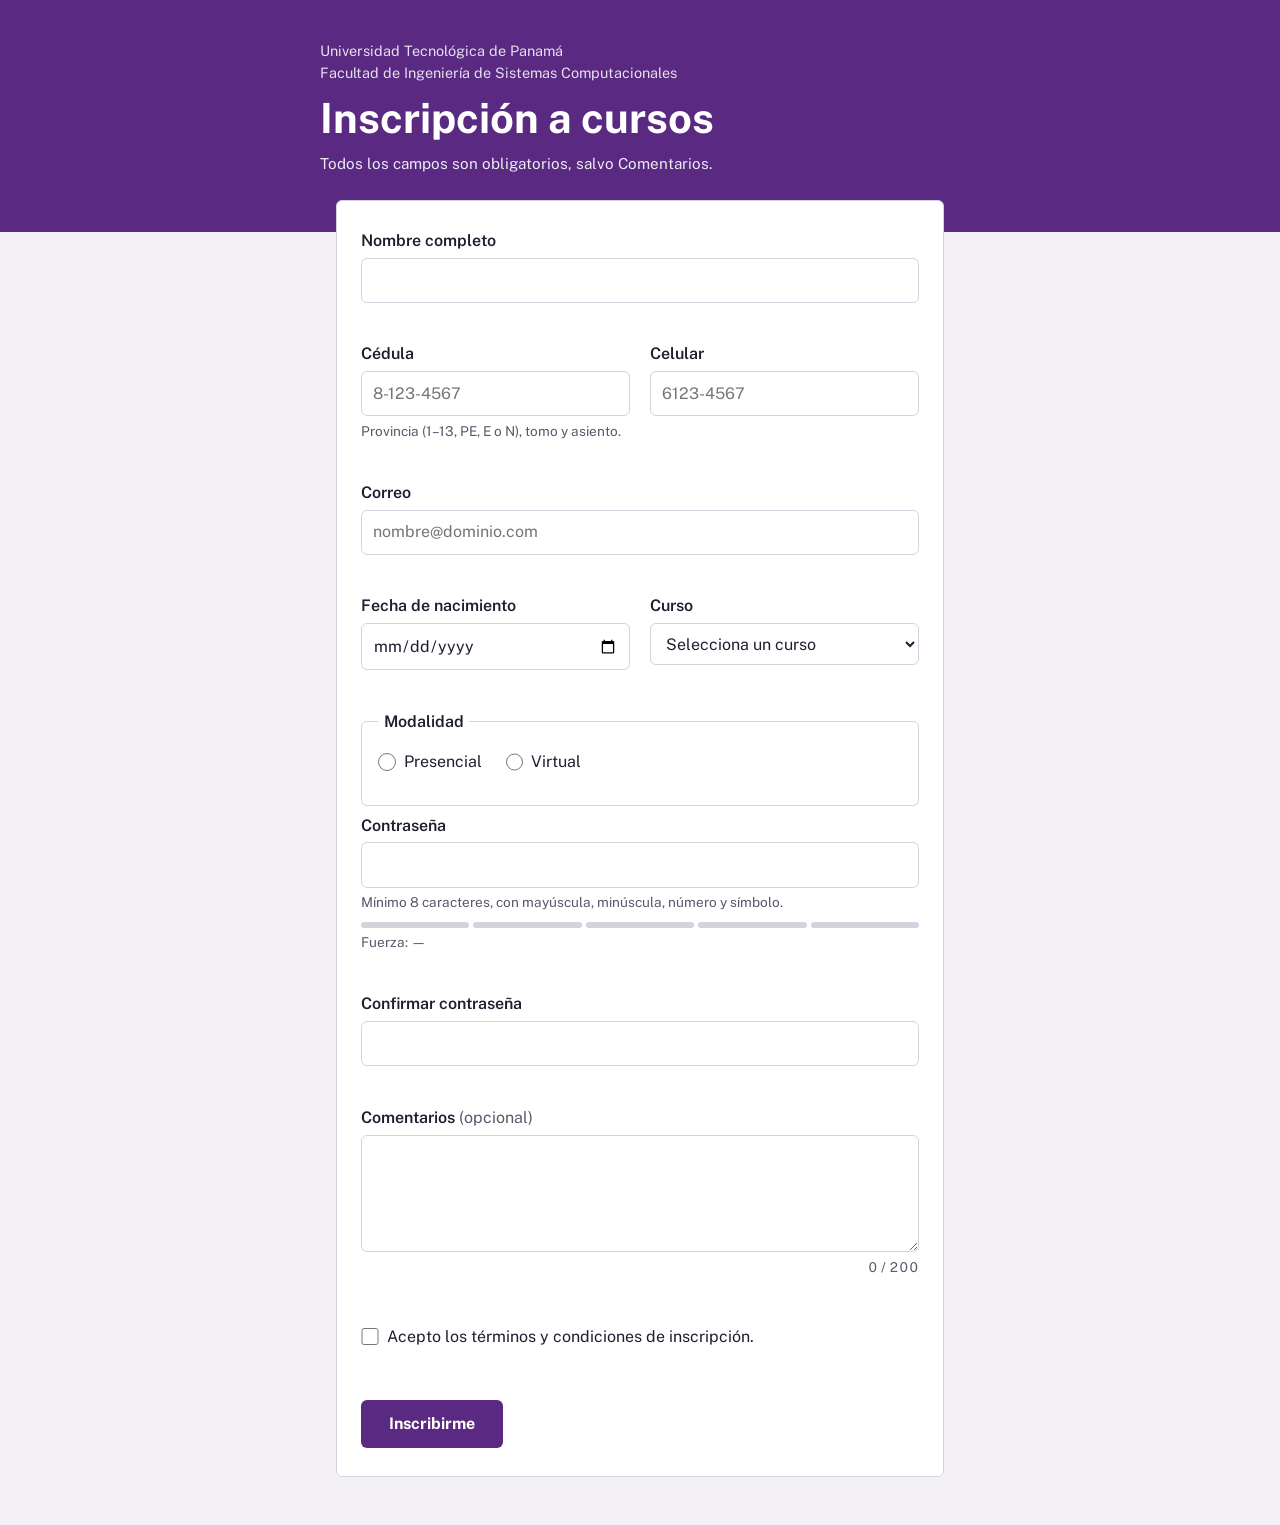
<file: inscripcion/index.html>
<!DOCTYPE html>
<html lang="es">
<head>
  <meta charset="UTF-8">
  <meta name="viewport" content="width=device-width, initial-scale=1">
  <title>Inscripción a cursos · FISC · UTP</title>
  <link rel="preconnect" href="https://fonts.googleapis.com">
  <link rel="preconnect" href="https://fonts.gstatic.com" crossorigin>
  <link href="https://fonts.googleapis.com/css2?family=Public+Sans:wght@400;600;700&display=swap" rel="stylesheet">
  <link rel="stylesheet" href="estilos.css">
</head>
<body>
  <header class="cabecera">
    <p class="institucion">Universidad Tecnológica de Panamá<br>Facultad de Ingeniería de Sistemas Computacionales</p>
    <h1>Inscripción a cursos</h1>
    <p class="nota">Todos los campos son obligatorios, salvo Comentarios.</p>
  </header>

  <main class="contenido">
    <form id="inscripcion" novalidate>

      <div class="campo">
        <label for="nombre">Nombre completo</label>
        <input id="nombre" name="nombre" type="text" autocomplete="name"
               aria-describedby="nombre-error">
        <p id="nombre-error" class="error" aria-live="polite"></p>
      </div>

      <div class="fila">
        <div class="campo">
          <label for="cedula">Cédula</label>
          <input id="cedula" name="cedula" type="text" placeholder="8-123-4567"
                 autocomplete="off" aria-describedby="cedula-ayuda cedula-error">
          <p id="cedula-ayuda" class="ayuda">Provincia (1–13, PE, E o N), tomo y asiento.</p>
          <p id="cedula-error" class="error" aria-live="polite"></p>
        </div>

        <div class="campo">
          <label for="celular">Celular</label>
          <input id="celular" name="celular" type="tel" inputmode="numeric"
                 placeholder="6123-4567" autocomplete="tel-national"
                 aria-describedby="celular-error">
          <p id="celular-error" class="error" aria-live="polite"></p>
        </div>
      </div>

      <div class="campo">
        <label for="correo">Correo</label>
        <input id="correo" name="correo" type="email" autocomplete="email"
               placeholder="nombre@dominio.com" aria-describedby="correo-error">
        <p id="correo-error" class="error" aria-live="polite"></p>
      </div>

      <div class="fila">
        <div class="campo">
          <label for="nacimiento">Fecha de nacimiento</label>
          <input id="nacimiento" name="nacimiento" type="date" autocomplete="bday"
                 aria-describedby="nacimiento-error">
          <p id="nacimiento-error" class="error" aria-live="polite"></p>
        </div>

        <div class="campo">
          <label for="curso">Curso</label>
          <select id="curso" name="curso" aria-describedby="curso-error">
            <option value="">Selecciona un curso</option>
            <option>Desarrollo web con JavaScript</option>
            <option>Bases de datos relacionales</option>
            <option>Fundamentos de ciberseguridad</option>
            <option>Programación en Python</option>
            <option>Ingeniería de software ágil</option>
          </select>
          <p id="curso-error" class="error" aria-live="polite"></p>
        </div>
      </div>

      <fieldset id="grupo-modalidad" class="grupo" role="radiogroup"
                aria-describedby="modalidad-error">
        <legend>Modalidad</legend>
        <div class="opciones">
          <label class="opcion"><input type="radio" name="modalidad" value="presencial"> Presencial</label>
          <label class="opcion"><input type="radio" name="modalidad" value="virtual"> Virtual</label>
        </div>
        <p id="modalidad-error" class="error" aria-live="polite"></p>
      </fieldset>

      <div class="campo" id="campo-sede" hidden>
        <label for="sede">Sede</label>
        <select id="sede" name="sede" aria-describedby="sede-error">
          <option value="">Selecciona una sede</option>
          <option>Ciudad de Panamá</option>
          <option>David</option>
          <option>Santiago</option>
        </select>
        <p id="sede-error" class="error" aria-live="polite"></p>
      </div>

      <div class="campo">
        <label for="clave">Contraseña</label>
        <input id="clave" name="clave" type="password" autocomplete="new-password"
               aria-describedby="clave-ayuda clave-fuerza-texto clave-error">
        <p id="clave-ayuda" class="ayuda">Mínimo 8 caracteres, con mayúscula, minúscula, número y símbolo.</p>
        <div class="fuerza" id="clave-fuerza" data-nivel="0" aria-hidden="true">
          <span></span><span></span><span></span><span></span><span></span>
        </div>
        <p id="clave-fuerza-texto" class="fuerza-texto" aria-live="polite">Fuerza: —</p>
        <p id="clave-error" class="error" aria-live="polite"></p>
      </div>

      <div class="campo">
        <label for="clave2">Confirmar contraseña</label>
        <input id="clave2" name="clave2" type="password" autocomplete="new-password"
               aria-describedby="clave2-error">
        <p id="clave2-error" class="error" aria-live="polite"></p>
      </div>

      <div class="campo">
        <label for="comentarios">Comentarios <span class="opcional">(opcional)</span></label>
        <textarea id="comentarios" name="comentarios" rows="4"
                  aria-describedby="comentarios-contador comentarios-error"></textarea>
        <p id="comentarios-contador" class="contador">0 / 200</p>
        <p id="comentarios-error" class="error" aria-live="polite"></p>
      </div>

      <div class="campo campo-check">
        <label class="opcion">
          <input id="terminos" name="terminos" type="checkbox" aria-describedby="terminos-error">
          Acepto los términos y condiciones de inscripción.
        </label>
        <p id="terminos-error" class="error" aria-live="polite"></p>
      </div>

      <button type="submit" class="boton">Inscribirme</button>
    </form>

    <section id="confirmacion" aria-live="polite"></section>
  </main>

  <script src="validacion.js" defer></script>
</body>
</html>
</file>
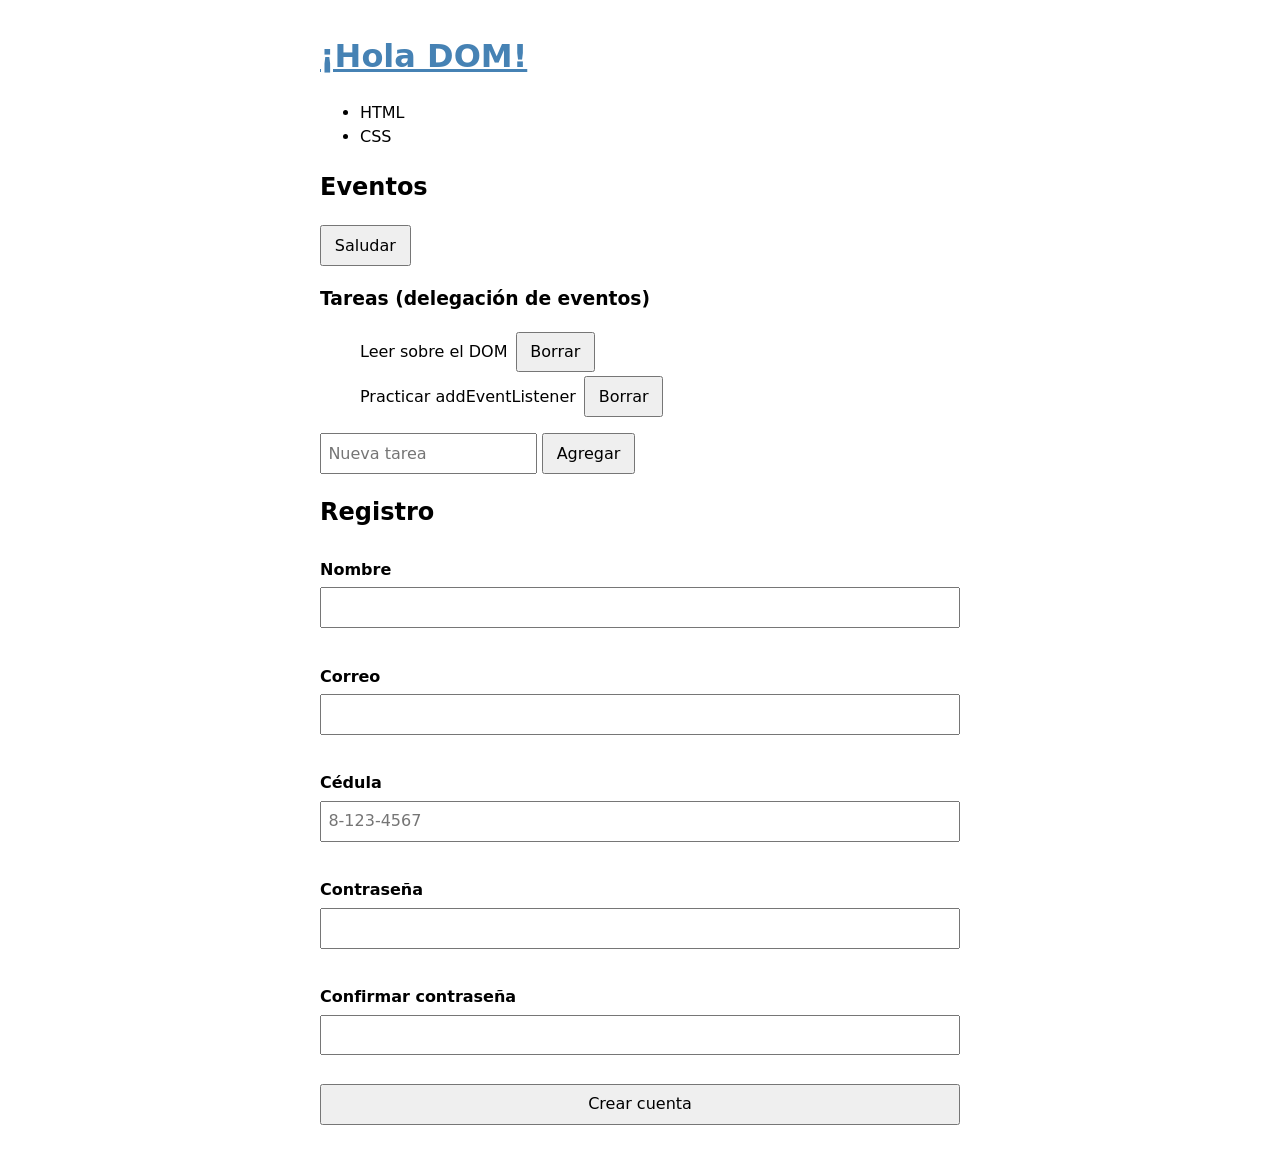
<file: lab-dom/index.html>
<!DOCTYPE html>
<html lang="es">
<head>
  <meta charset="UTF-8">
  <meta name="viewport" content="width=device-width, initial-scale=1">
  <title>Lab DOM</title>
  <style>
    body { font-family: system-ui, sans-serif; max-width: 40rem; margin: 2rem auto; padding: 0 1rem; line-height: 1.5; }
    .destacado { text-decoration: underline; }
    .hecha .texto { text-decoration: line-through; opacity: .6; }
    #tareas li { display: flex; gap: .5rem; align-items: center; margin-bottom: .25rem; }
    .texto { cursor: pointer; }
    form { display: grid; gap: .35rem; }
    label { font-weight: 600; margin-top: .5rem; }
    input { padding: .4rem; font: inherit; }
    input[aria-invalid="true"] { border: 2px solid #b3261e; }
    .error { color: #b3261e; margin: 0; min-height: 1.2em; font-size: .9rem; }
    button { font: inherit; padding: .4rem .8rem; cursor: pointer; }
  </style>
</head>
<body>
  <!-- Parte 1: El DOM -->
  <h1 id="titulo">Mi primera página dinámica</h1>
  <ul id="lista"></ul>

  <!-- Parte 2: Eventos -->
  <h2>Eventos</h2>
  <button id="saludar" type="button">Saludar</button>

  <h3>Tareas (delegación de eventos)</h3>
  <ul id="tareas">
    <li><span class="texto">Leer sobre el DOM</span> <button class="borrar" type="button">Borrar</button></li>
    <li><span class="texto">Practicar addEventListener</span> <button class="borrar" type="button">Borrar</button></li>
  </ul>
  <input id="nueva-tarea" placeholder="Nueva tarea" aria-label="Nueva tarea">
  <button id="agregar-tarea" type="button">Agregar</button>

  <!-- Parte 3: Validación -->
  <h2>Registro</h2>
  <form id="registro" novalidate>
    <label for="nombre">Nombre</label>
    <input id="nombre" name="nombre" required aria-describedby="nombre-error">
    <p id="nombre-error" class="error" aria-live="polite"></p>

    <label for="correo">Correo</label>
    <input id="correo" name="correo" type="email" required
           aria-describedby="correo-error">
    <p id="correo-error" class="error" aria-live="polite"></p>

    <label for="cedula">Cédula</label>
    <input id="cedula" name="cedula" required
           pattern="([1-9]|1[0-3]|PE|E|N)-\d{1,4}-\d{1,6}"
           placeholder="8-123-4567" aria-describedby="cedula-error">
    <p id="cedula-error" class="error" aria-live="polite"></p>

    <label for="clave">Contraseña</label>
    <input id="clave" name="clave" type="password" aria-describedby="clave-error">
    <p id="clave-error" class="error" aria-live="polite"></p>

    <label for="clave2">Confirmar contraseña</label>
    <input id="clave2" name="clave2" type="password" aria-describedby="clave2-error">
    <p id="clave2-error" class="error" aria-live="polite"></p>

    <button type="submit">Crear cuenta</button>
  </form>
  <section id="resumen" aria-live="polite"></section>

  <!-- defer: el script corre cuando el HTML ya está cargado -->
  <script src="app.js" defer></script>
</body>
</html>
</file>
<file: inscripcion/estilos.css>
/* ===== Tokens ===== */
:root {
  --tinta: #221c30;
  --tinta-suave: #5d566b;
  --morado: #5a2a82;      /* morado UTP */
  --morado-claro: #efe8f5;
  --verde: #1e7b3c;       /* verde FISC */
  --verde-claro: #e6f3ea;
  --rojo: #b3261e;
  --ambar: #a15c00;
  --linea: #d6d0df;
  --fondo: #f3f1f6;
  --papel: #ffffff;
  --radio: 6px;
  --fuente: "Public Sans", system-ui, -apple-system, "Segoe UI", Roboto, sans-serif;
}

*, *::before, *::after { box-sizing: border-box; }

[hidden] { display: none !important; }

body {
  margin: 0;
  font-family: var(--fuente);
  font-size: 1rem;
  line-height: 1.5;
  color: var(--tinta);
  background: var(--fondo);
}

/* ===== Cabecera ===== */
.cabecera {
  background: var(--morado);
  color: #fff;
  padding: 2.5rem 1.25rem 3.5rem;
}
.cabecera > * { max-width: 40rem; margin-inline: auto; }
.institucion { margin-top: 0; margin-bottom: .75rem; font-size: .9rem; opacity: .85; }
.cabecera h1 { margin: 0 auto; font-size: clamp(1.9rem, 5vw, 2.6rem); line-height: 1.1; font-weight: 700; }
.nota { margin-top: .75rem; margin-bottom: 0; font-size: .95rem; opacity: .9; }

/* ===== Contenedor ===== */
.contenido {
  max-width: 40rem;
  margin: -2rem auto 3rem;
  padding: 0 1rem;
}

form {
  background: var(--papel);
  border: 1px solid var(--linea);
  border-radius: var(--radio);
  padding: 1.75rem 1.5rem;
  display: grid;
  gap: .25rem;
}

.fila { display: grid; gap: 0 1.25rem; }
@media (min-width: 560px) {
  .fila { grid-template-columns: 1fr 1fr; }
}

/* ===== Campos ===== */
.campo { display: grid; gap: .3rem; align-content: start; }

label, legend { font-weight: 600; }

input[type="text"], input[type="email"], input[type="tel"],
input[type="date"], input[type="password"], select, textarea {
  width: 100%;
  font: inherit;
  color: inherit;
  padding: .6rem .7rem;
  background: var(--papel);
  border: 1px solid var(--linea);
  border-radius: var(--radio);
}
textarea { resize: vertical; min-height: 6rem; }

input:focus-visible, select:focus-visible, textarea:focus-visible,
.boton:focus-visible, input[type="radio"]:focus-visible, input[type="checkbox"]:focus-visible {
  outline: 3px solid var(--morado);
  outline-offset: 2px;
}

[aria-invalid="true"]:is(input:not([type="checkbox"]), select, textarea) {
  border-color: var(--rojo);
  box-shadow: inset 4px 0 0 var(--rojo);
}
[aria-invalid="false"]:is(input:not([type="checkbox"]), select, textarea) { border-color: var(--verde); }
.campo-check [aria-invalid="true"] { outline: 2px solid var(--rojo); outline-offset: 2px; }

.ayuda { margin: 0; font-size: .85rem; color: var(--tinta-suave); }
.opcional { font-weight: 400; color: var(--tinta-suave); }

.error {
  margin: 0 0 .75rem;
  min-height: 1.3em;
  font-size: .9rem;
  font-weight: 600;
  color: var(--rojo);
}

/* ===== Radios y checkbox ===== */
.grupo {
  border: 1px solid var(--linea);
  border-radius: var(--radio);
  padding: .75rem 1rem 0;
  margin: 0 0 .25rem;
}
.grupo[aria-invalid="true"] { border-color: var(--rojo); }
.grupo legend { padding: 0 .35rem; }
.opciones { display: flex; flex-wrap: wrap; gap: .5rem 1.5rem; padding-top: .25rem; }
.opcion { display: inline-flex; align-items: center; gap: .5rem; font-weight: 400; cursor: pointer; }
.opcion input { width: 1.1rem; height: 1.1rem; accent-color: var(--morado); margin: 0; }
.campo-check { margin-top: .5rem; }

/* ===== Indicador de fuerza ===== */
.fuerza { display: grid; grid-template-columns: repeat(5, 1fr); gap: 4px; margin-top: .25rem; }
.fuerza span { height: 6px; border-radius: 3px; background: var(--linea); transition: background-color .2s; }
.fuerza span.lleno { background: var(--color-fuerza, var(--linea)); }
.fuerza[data-nivel="1"] { --color-fuerza: var(--rojo); }
.fuerza[data-nivel="2"] { --color-fuerza: #d0561b; }
.fuerza[data-nivel="3"] { --color-fuerza: var(--ambar); }
.fuerza[data-nivel="4"] { --color-fuerza: #4f8f2f; }
.fuerza[data-nivel="5"] { --color-fuerza: var(--verde); }
.fuerza-texto { margin: 0; font-size: .85rem; color: var(--tinta-suave); }

/* ===== Contador ===== */
.contador { margin: 0; font-size: .85rem; text-align: right; color: var(--tinta-suave); font-variant-numeric: tabular-nums; }
.contador.aviso { color: var(--ambar); font-weight: 600; }
.contador.excedido { color: var(--rojo); font-weight: 700; }

/* ===== Botón ===== */
.boton {
  justify-self: start;
  margin-top: .75rem;
  font: inherit;
  font-weight: 700;
  color: #fff;
  background: var(--morado);
  border: 0;
  border-radius: var(--radio);
  padding: .75rem 1.75rem;
  cursor: pointer;
}
.boton:hover { background: #47206a; }

/* ===== Tarjeta de confirmación ===== */
#confirmacion:not(:empty) { margin-top: 1.5rem; }
.tarjeta {
  background: var(--papel);
  border: 1px solid var(--linea);
  border-top: 6px solid var(--verde);
  border-radius: var(--radio);
  padding: 1.5rem;
}
.tarjeta h2 { margin: 0 0 .25rem; font-size: 1.4rem; color: var(--verde); }
.tarjeta h2:focus { outline: none; }
.tarjeta > p { margin: 0 0 1rem; color: var(--tinta-suave); }
.tarjeta dl { display: grid; grid-template-columns: max-content 1fr; gap: .4rem 1.25rem; margin: 0; }
.tarjeta dt { font-weight: 600; }
.tarjeta dd { margin: 0; overflow-wrap: anywhere; }
@media (max-width: 480px) {
  .tarjeta dl { grid-template-columns: 1fr; }
  .tarjeta dd { margin-bottom: .5rem; }
}

@media (prefers-reduced-motion: reduce) {
  * { transition: none !important; }
}
</file>
